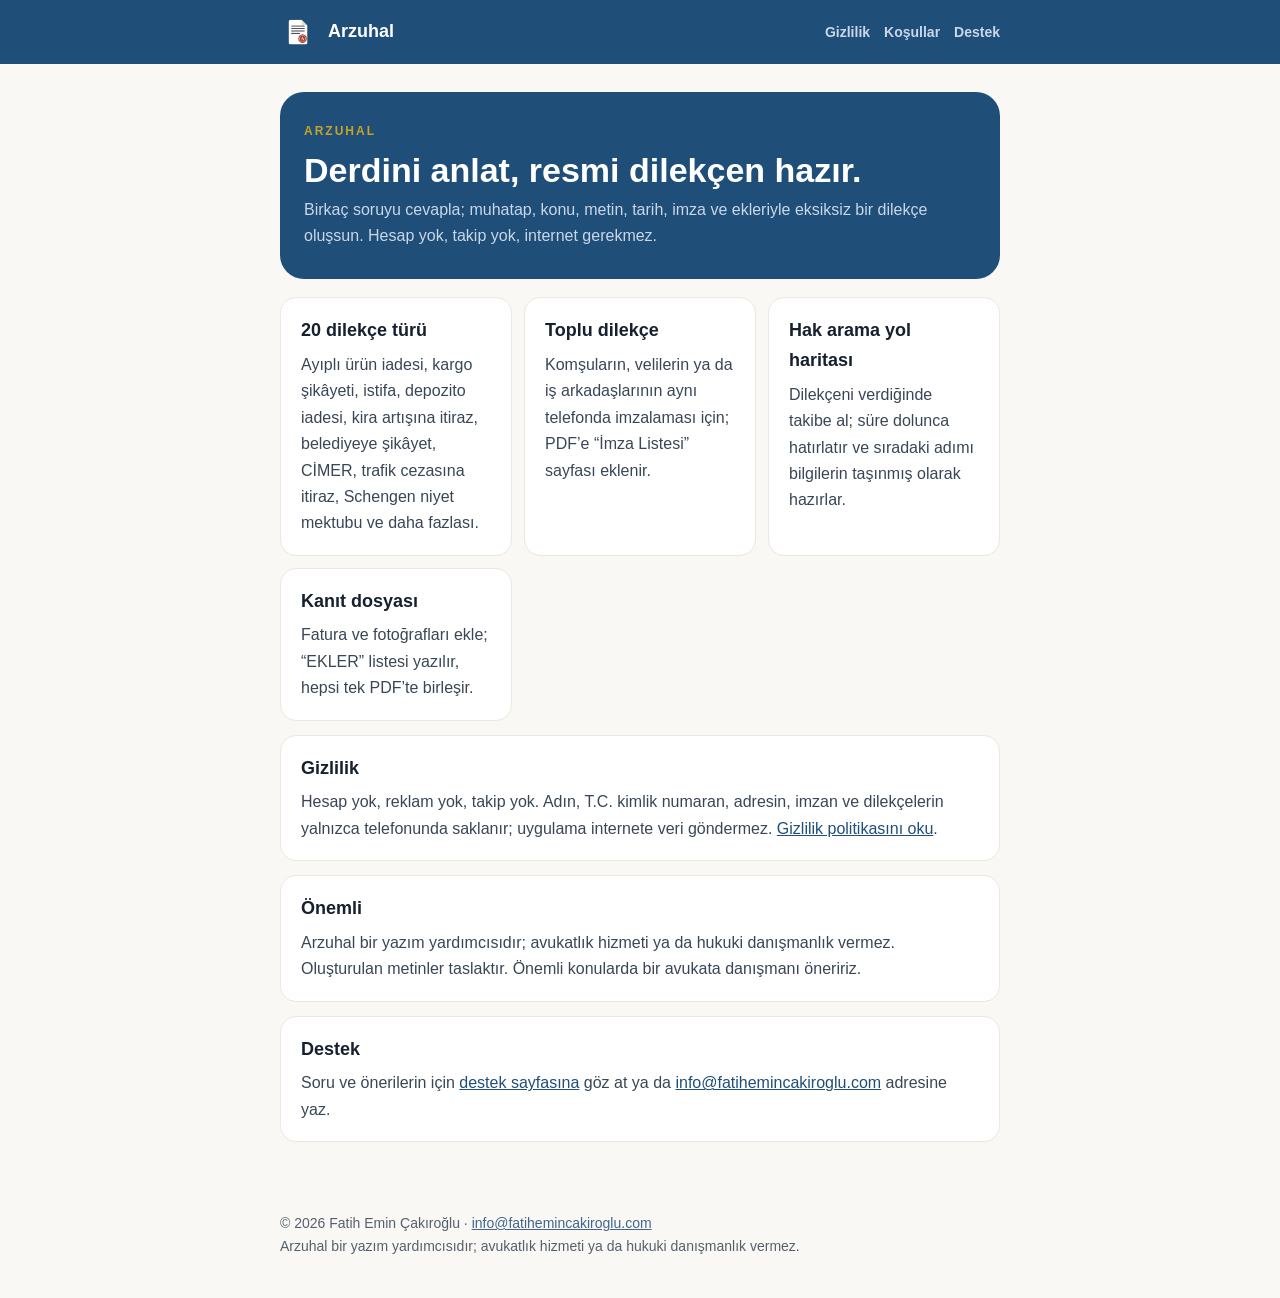
<file: site/index.html>
<!DOCTYPE html>
<html lang="tr">
<head>
<meta charset="utf-8">
<meta name="viewport" content="width=device-width, initial-scale=1">
<title>Arzuhal: Dilekçe Yaz – Cebindeki arzuhalci</title>
<meta name="description" content="Arzuhal: Dilekçe Yaz, resmi dilekçeni dakikalar içinde hazırlayan iOS uygulaması.">
<link rel="icon" href="icon.png">
<link rel="stylesheet" href="style.css">
</head>
<body>
<header class="site"><div class="in"><img src="icon.png" alt=""><a class="brand" href="./">Arzuhal</a><nav><a href="gizlilik/">Gizlilik</a><a href="kosullar/">Koşullar</a><a href="destek/">Destek</a></nav></div></header>
<main>

<div class="hero">
  <div class="tag">ARZUHAL</div>
  <h1>Derdini anlat, resmi dilekçen hazır.</h1>
  <p>Birkaç soruyu cevapla; muhatap, konu, metin, tarih, imza ve ekleriyle eksiksiz bir dilekçe oluşsun. Hesap yok, takip yok, internet gerekmez.</p>
</div>
<div class="grid">
  <section><h2>20 dilekçe türü</h2><p>Ayıplı ürün iadesi, kargo şikâyeti, istifa, depozito iadesi, kira artışına itiraz, belediyeye şikâyet, CİMER, trafik cezasına itiraz, Schengen niyet mektubu ve daha fazlası.</p></section>
  <section><h2>Toplu dilekçe</h2><p>Komşuların, velilerin ya da iş arkadaşlarının aynı telefonda imzalaması için; PDF’e “İmza Listesi” sayfası eklenir.</p></section>
  <section><h2>Hak arama yol haritası</h2><p>Dilekçeni verdiğinde takibe al; süre dolunca hatırlatır ve sıradaki adımı bilgilerin taşınmış olarak hazırlar.</p></section>
  <section><h2>Kanıt dosyası</h2><p>Fatura ve fotoğrafları ekle; “EKLER” listesi yazılır, hepsi tek PDF’te birleşir.</p></section>
</div>
<section><h2>Gizlilik</h2><p>Hesap yok, reklam yok, takip yok. Adın, T.C. kimlik numaran, adresin, imzan ve dilekçelerin yalnızca telefonunda saklanır; uygulama internete veri göndermez. <a href="gizlilik/">Gizlilik politikasını oku</a>.</p></section>
<section><h2>Önemli</h2><p>Arzuhal bir yazım yardımcısıdır; avukatlık hizmeti ya da hukuki danışmanlık vermez. Oluşturulan metinler taslaktır. Önemli konularda bir avukata danışmanı öneririz.</p></section>
<section><h2>Destek</h2><p>Soru ve önerilerin için <a href="destek/">destek sayfasına</a> göz at ya da <a href="mailto:info@fatihemincakiroglu.com">info@fatihemincakiroglu.com</a> adresine yaz.</p></section>

</main>
<footer>© 2026 Fatih Emin Çakıroğlu · <a href="mailto:info@fatihemincakiroglu.com">info@fatihemincakiroglu.com</a><br>Arzuhal bir yazım yardımcısıdır; avukatlık hizmeti ya da hukuki danışmanlık vermez.</footer>
</body>
</html>
</file>
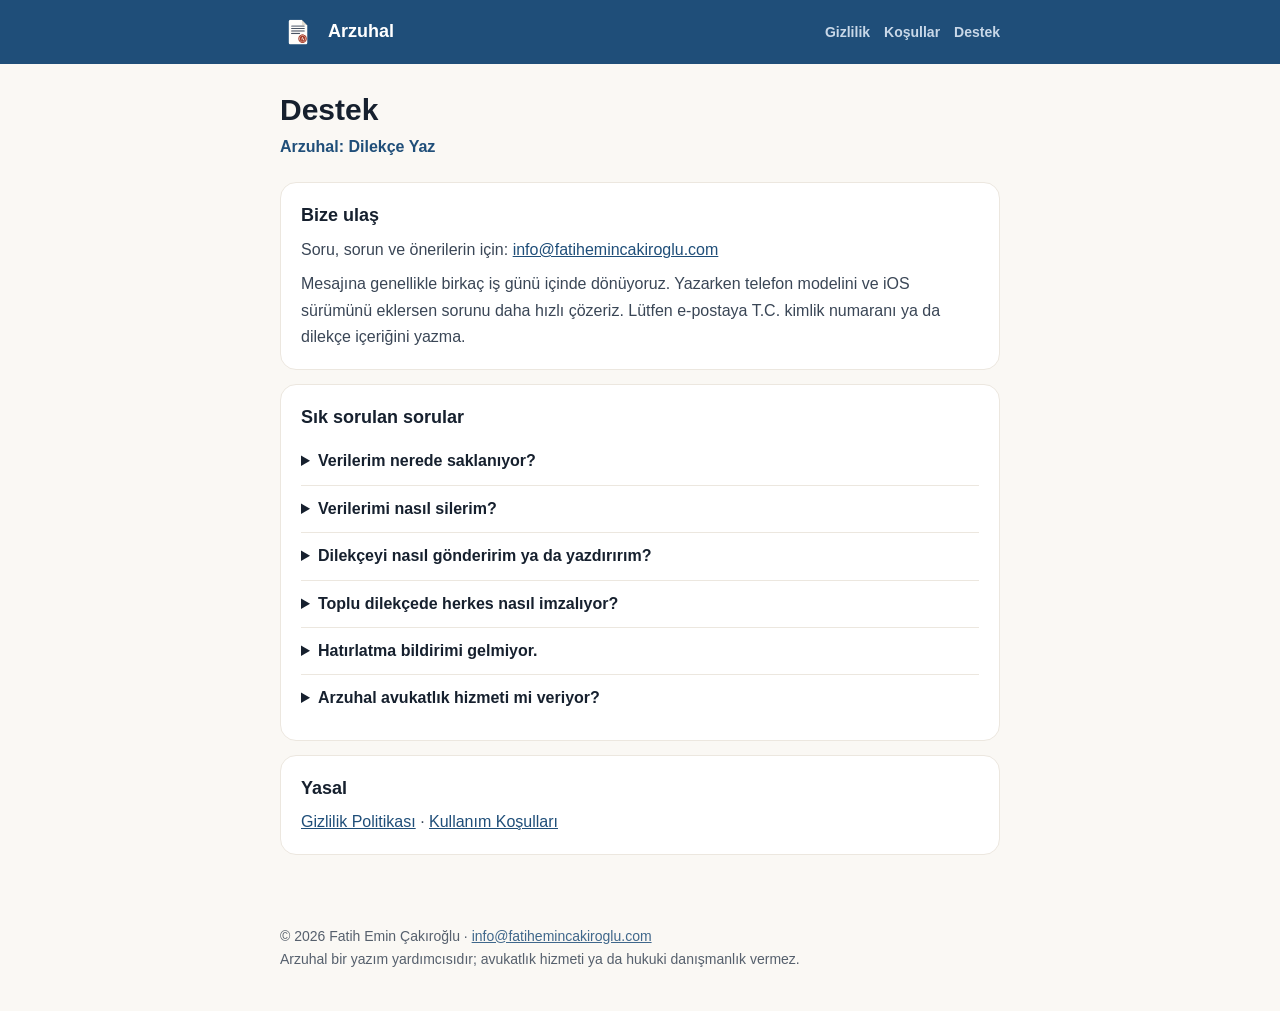
<file: site/destek/index.html>
<!DOCTYPE html>
<html lang="tr">
<head>
<meta charset="utf-8">
<meta name="viewport" content="width=device-width, initial-scale=1">
<title>Destek – Arzuhal</title>
<meta name="description" content="Arzuhal destek sayfası: sık sorulan sorular ve iletişim.">
<link rel="icon" href="../icon.png">
<link rel="stylesheet" href="../style.css">
</head>
<body>
<header class="site"><div class="in"><img src="../icon.png" alt=""><a class="brand" href="../">Arzuhal</a><nav><a href="../gizlilik/">Gizlilik</a><a href="../kosullar/">Koşullar</a><a href="../destek/">Destek</a></nav></div></header>
<main>

<h1>Destek</h1>
<p class="sub">Arzuhal: Dilekçe Yaz</p>
<section><h2>Bize ulaş</h2><p>Soru, sorun ve önerilerin için: <a href="mailto:info@fatihemincakiroglu.com?subject=Arzuhal">info@fatihemincakiroglu.com</a></p><p>Mesajına genellikle birkaç iş günü içinde dönüyoruz. Yazarken telefon modelini ve iOS sürümünü eklersen sorunu daha hızlı çözeriz. Lütfen e-postaya T.C. kimlik numaranı ya da dilekçe içeriğini yazma.</p></section>
<section><h2>Sık sorulan sorular</h2>
<details><summary>Verilerim nerede saklanıyor?</summary><p>Yalnızca telefonunda. Uygulama internete veri göndermez, hesap gerektirmez.</p></details>
<details><summary>Verilerimi nasıl silerim?</summary><p>Bilgilerim sekmesinde “Tüm verileri sil”e dokun. Uygulamayı kaldırmak da tüm verileri siler. Telefonu değiştirirsen veriler yeni telefona otomatik taşınmaz; önemli dilekçelerin PDF’ini kaydetmeni öneririz.</p></details>
<details><summary>Dilekçeyi nasıl gönderirim ya da yazdırırım?</summary><p>Dilekçe ekranında “PDF olarak kaydet / gönder” ile PDF oluşturup paylaşabilir ya da yazdırabilirsin. Metni kopyalayıp e-Devlet veya CİMER formlarına da yapıştırabilirsin.</p></details>
<details><summary>Toplu dilekçede herkes nasıl imzalıyor?</summary><p>Dilekçe ekranında “Toplu dilekçe” bölümünden “Yeni kişi imzalasın”a dokun; kişi adını yazıp parmağıyla imzalar. İmzalar PDF’e “İmza Listesi” sayfası olarak eklenir.</p></details>
<details><summary>Hatırlatma bildirimi gelmiyor.</summary><p>Ayarlar → Bildirimler → Arzuhal’den izni aç. Uygulamada Bilgilerim → “Takip hatırlatmaları” açık olmalı. Hatırlatma yalnızca dilekçeyi “verdim” olarak işaretlediğinde kurulur.</p></details>
<details><summary>Arzuhal avukatlık hizmeti mi veriyor?</summary><p>Hayır. Arzuhal bir yazım yardımcısıdır; metinler taslaktır. Önemli hukuki konularda bir avukata danışmanı öneririz.</p></details>
</section>
<section><h2>Yasal</h2><p><a href="../gizlilik/">Gizlilik Politikası</a> · <a href="../kosullar/">Kullanım Koşulları</a></p></section>

</main>
<footer>© 2026 Fatih Emin Çakıroğlu · <a href="mailto:info@fatihemincakiroglu.com">info@fatihemincakiroglu.com</a><br>Arzuhal bir yazım yardımcısıdır; avukatlık hizmeti ya da hukuki danışmanlık vermez.</footer>
</body>
</html>
</file>
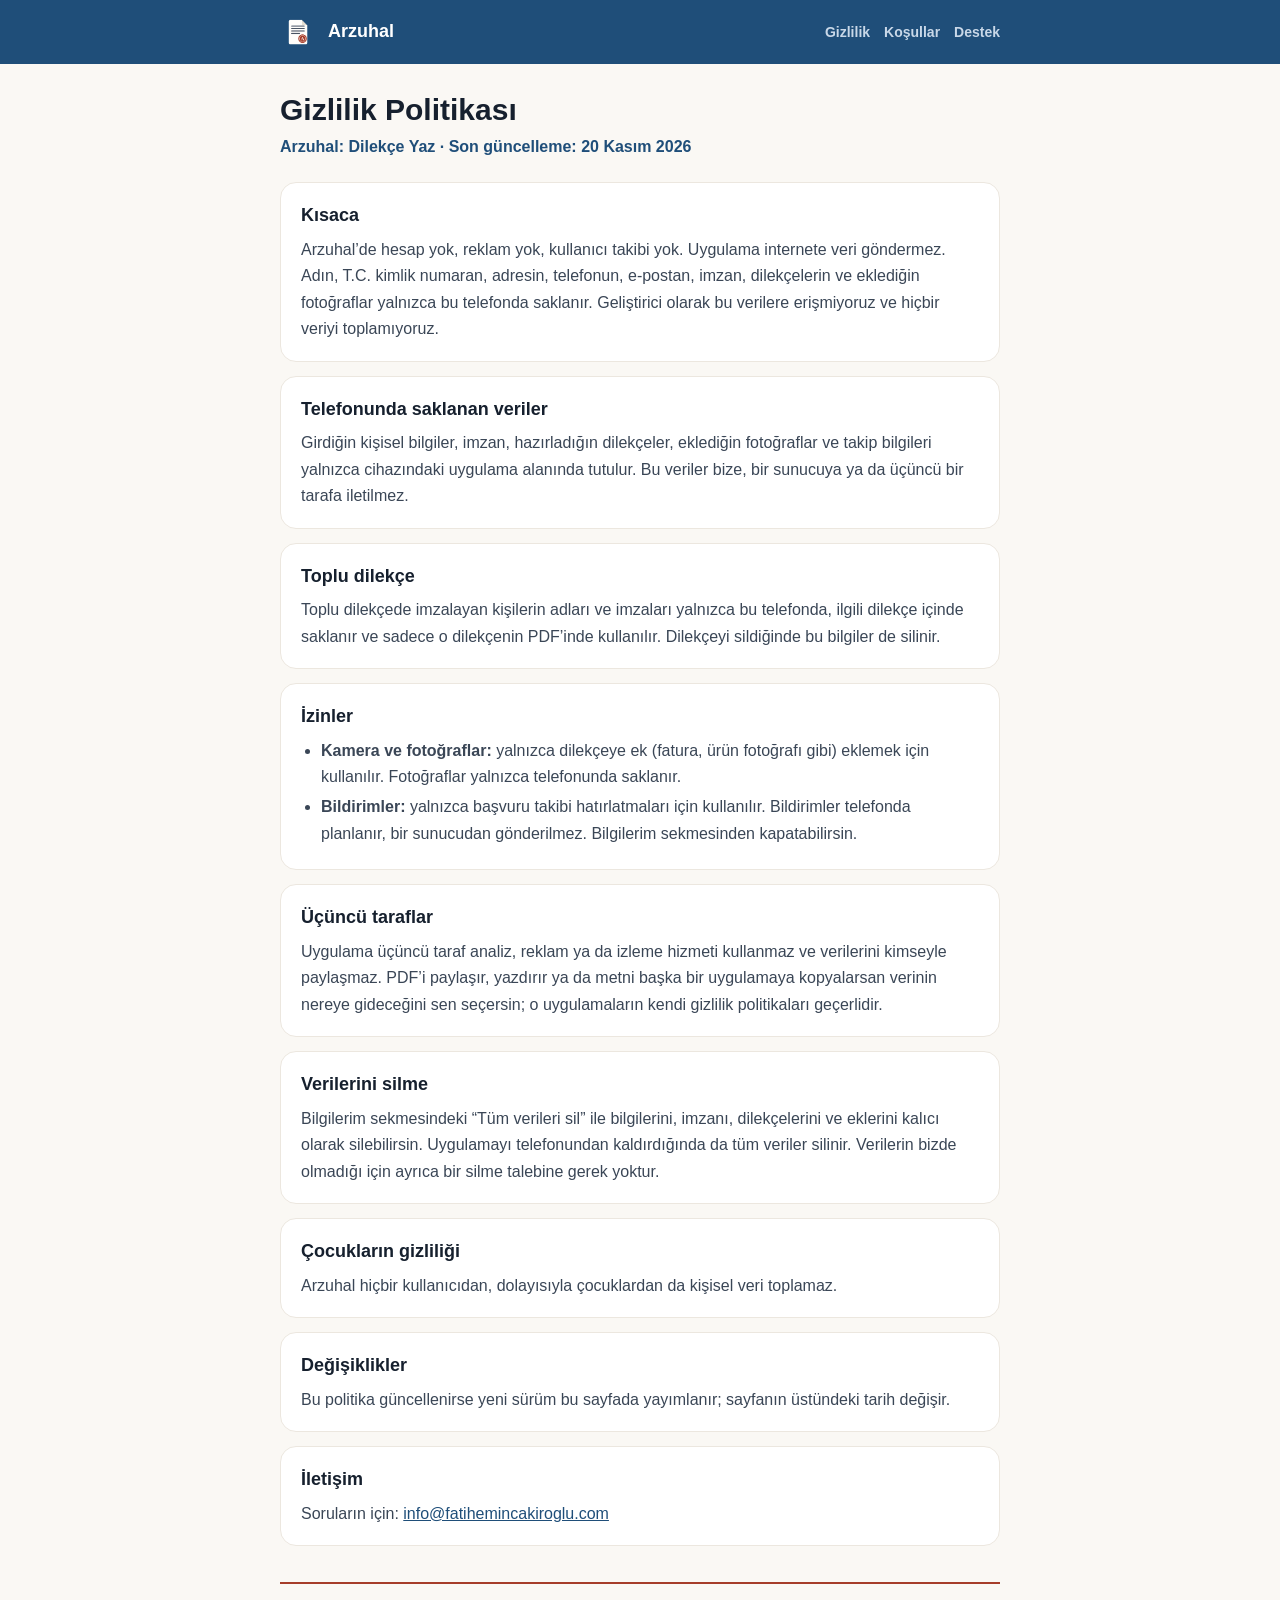
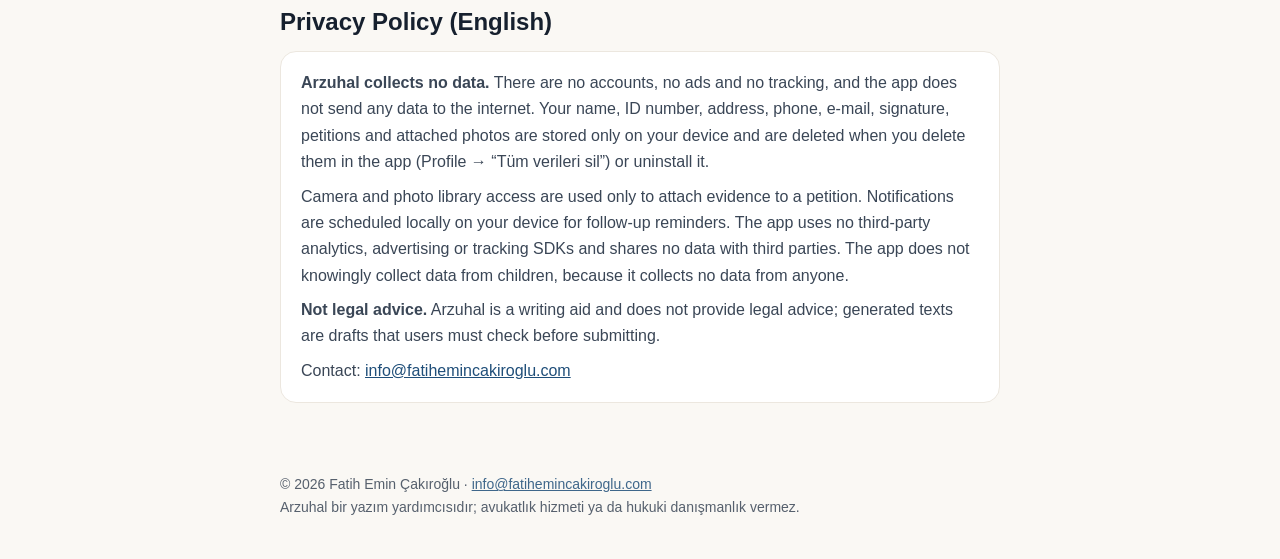
<file: site/gizlilik/index.html>
<!DOCTYPE html>
<html lang="tr">
<head>
<meta charset="utf-8">
<meta name="viewport" content="width=device-width, initial-scale=1">
<title>Gizlilik Politikası – Arzuhal</title>
<meta name="description" content="Arzuhal gizlilik politikası: hesap yok, takip yok, veriler yalnızca telefonunda.">
<link rel="icon" href="../icon.png">
<link rel="stylesheet" href="../style.css">
</head>
<body>
<header class="site"><div class="in"><img src="../icon.png" alt=""><a class="brand" href="../">Arzuhal</a><nav><a href="../gizlilik/">Gizlilik</a><a href="../kosullar/">Koşullar</a><a href="../destek/">Destek</a></nav></div></header>
<main>

<h1>Gizlilik Politikası</h1>
<p class="sub">Arzuhal: Dilekçe Yaz · Son güncelleme: 20 Kasım 2026</p>
<section><h2>Kısaca</h2><p>Arzuhal’de hesap yok, reklam yok, kullanıcı takibi yok. Uygulama internete veri göndermez. Adın, T.C. kimlik numaran, adresin, telefonun, e-postan, imzan, dilekçelerin ve eklediğin fotoğraflar yalnızca bu telefonda saklanır. Geliştirici olarak bu verilere erişmiyoruz ve hiçbir veriyi toplamıyoruz.</p></section>
<section><h2>Telefonunda saklanan veriler</h2><p>Girdiğin kişisel bilgiler, imzan, hazırladığın dilekçeler, eklediğin fotoğraflar ve takip bilgileri yalnızca cihazındaki uygulama alanında tutulur. Bu veriler bize, bir sunucuya ya da üçüncü bir tarafa iletilmez.</p></section>
<section><h2>Toplu dilekçe</h2><p>Toplu dilekçede imzalayan kişilerin adları ve imzaları yalnızca bu telefonda, ilgili dilekçe içinde saklanır ve sadece o dilekçenin PDF’inde kullanılır. Dilekçeyi sildiğinde bu bilgiler de silinir.</p></section>
<section><h2>İzinler</h2><ul>
<li><b>Kamera ve fotoğraflar:</b> yalnızca dilekçeye ek (fatura, ürün fotoğrafı gibi) eklemek için kullanılır. Fotoğraflar yalnızca telefonunda saklanır.</li>
<li><b>Bildirimler:</b> yalnızca başvuru takibi hatırlatmaları için kullanılır. Bildirimler telefonda planlanır, bir sunucudan gönderilmez. Bilgilerim sekmesinden kapatabilirsin.</li></ul></section>
<section><h2>Üçüncü taraflar</h2><p>Uygulama üçüncü taraf analiz, reklam ya da izleme hizmeti kullanmaz ve verilerini kimseyle paylaşmaz. PDF’i paylaşır, yazdırır ya da metni başka bir uygulamaya kopyalarsan verinin nereye gideceğini sen seçersin; o uygulamaların kendi gizlilik politikaları geçerlidir.</p></section>
<section><h2>Verilerini silme</h2><p>Bilgilerim sekmesindeki “Tüm verileri sil” ile bilgilerini, imzanı, dilekçelerini ve eklerini kalıcı olarak silebilirsin. Uygulamayı telefonundan kaldırdığında da tüm veriler silinir. Verilerin bizde olmadığı için ayrıca bir silme talebine gerek yoktur.</p></section>
<section><h2>Çocukların gizliliği</h2><p>Arzuhal hiçbir kullanıcıdan, dolayısıyla çocuklardan da kişisel veri toplamaz.</p></section>
<section><h2>Değişiklikler</h2><p>Bu politika güncellenirse yeni sürüm bu sayfada yayımlanır; sayfanın üstündeki tarih değişir.</p></section>
<section><h2>İletişim</h2><p>Soruların için: <a href="mailto:info@fatihemincakiroglu.com">info@fatihemincakiroglu.com</a></p></section>

<div class="lang" lang="en">
<h1 style="font-size:24px;margin-top:18px">Privacy Policy (English)</h1>
<section><p><b>Arzuhal collects no data.</b> There are no accounts, no ads and no tracking, and the app does not send any data to the internet. Your name, ID number, address, phone, e-mail, signature, petitions and attached photos are stored only on your device and are deleted when you delete them in the app (Profile → “Tüm verileri sil”) or uninstall it.</p>
<p>Camera and photo library access are used only to attach evidence to a petition. Notifications are scheduled locally on your device for follow-up reminders. The app uses no third-party analytics, advertising or tracking SDKs and shares no data with third parties. The app does not knowingly collect data from children, because it collects no data from anyone.</p>
<p><b>Not legal advice.</b> Arzuhal is a writing aid and does not provide legal advice; generated texts are drafts that users must check before submitting.</p>
<p>Contact: <a href="mailto:info@fatihemincakiroglu.com">info@fatihemincakiroglu.com</a></p></section>
</div>

</main>
<footer>© 2026 Fatih Emin Çakıroğlu · <a href="mailto:info@fatihemincakiroglu.com">info@fatihemincakiroglu.com</a><br>Arzuhal bir yazım yardımcısıdır; avukatlık hizmeti ya da hukuki danışmanlık vermez.</footer>
</body>
</html>
</file>
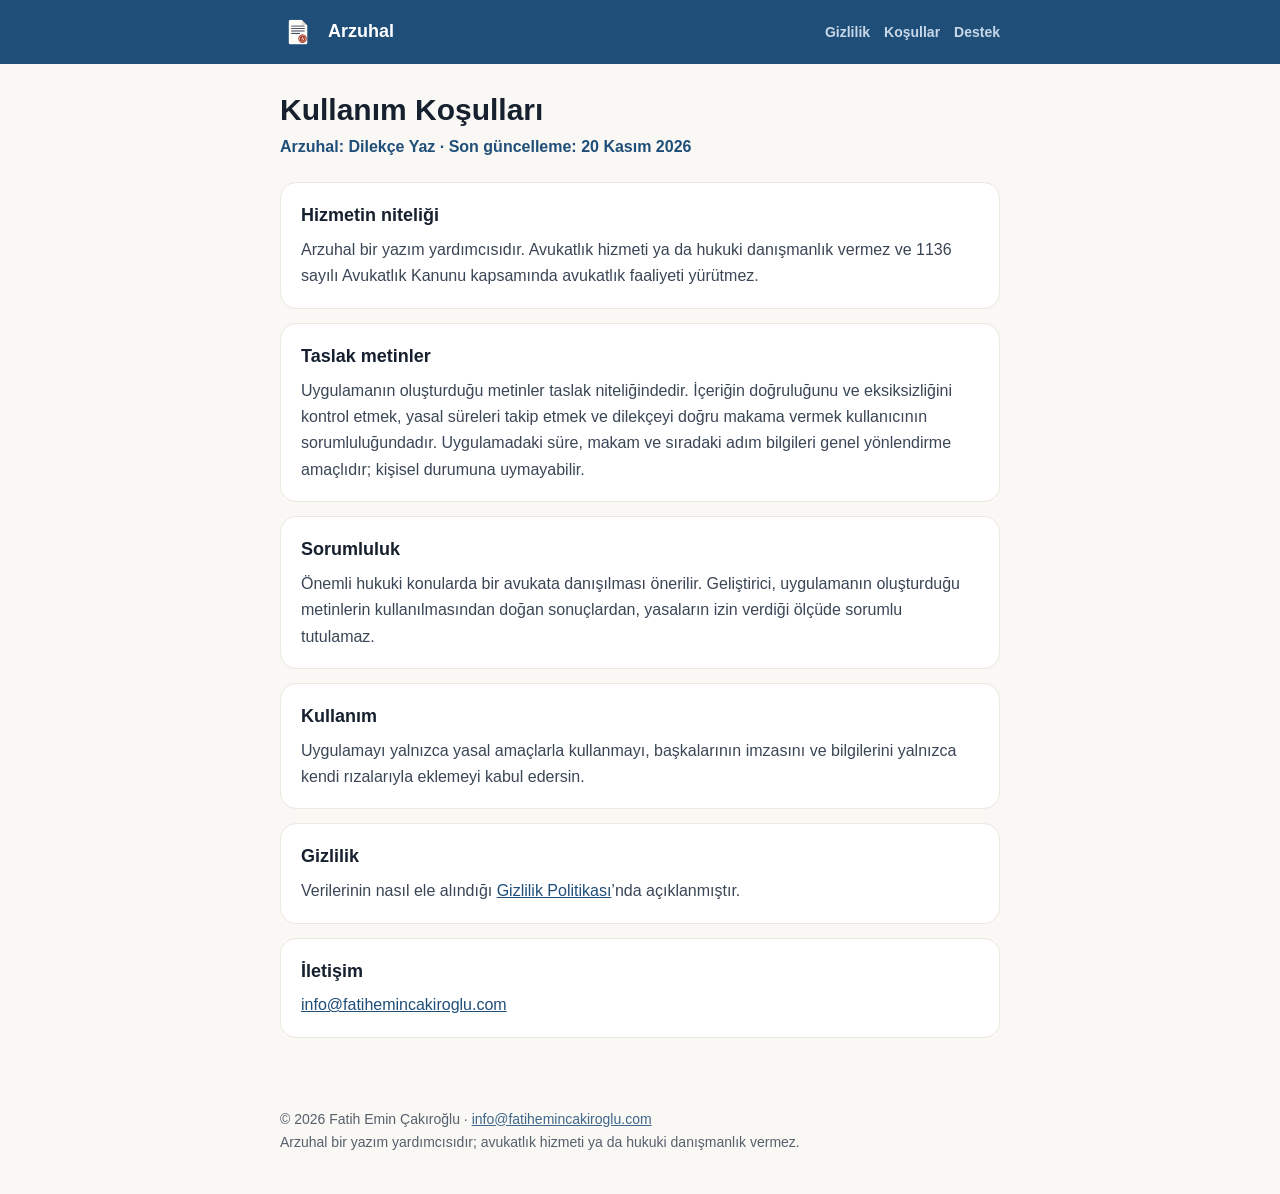
<file: site/kosullar/index.html>
<!DOCTYPE html>
<html lang="tr">
<head>
<meta charset="utf-8">
<meta name="viewport" content="width=device-width, initial-scale=1">
<title>Kullanım Koşulları – Arzuhal</title>
<meta name="description" content="Arzuhal kullanım koşulları.">
<link rel="icon" href="../icon.png">
<link rel="stylesheet" href="../style.css">
</head>
<body>
<header class="site"><div class="in"><img src="../icon.png" alt=""><a class="brand" href="../">Arzuhal</a><nav><a href="../gizlilik/">Gizlilik</a><a href="../kosullar/">Koşullar</a><a href="../destek/">Destek</a></nav></div></header>
<main>

<h1>Kullanım Koşulları</h1>
<p class="sub">Arzuhal: Dilekçe Yaz · Son güncelleme: 20 Kasım 2026</p>
<section><h2>Hizmetin niteliği</h2><p>Arzuhal bir yazım yardımcısıdır. Avukatlık hizmeti ya da hukuki danışmanlık vermez ve 1136 sayılı Avukatlık Kanunu kapsamında avukatlık faaliyeti yürütmez.</p></section>
<section><h2>Taslak metinler</h2><p>Uygulamanın oluşturduğu metinler taslak niteliğindedir. İçeriğin doğruluğunu ve eksiksizliğini kontrol etmek, yasal süreleri takip etmek ve dilekçeyi doğru makama vermek kullanıcının sorumluluğundadır. Uygulamadaki süre, makam ve sıradaki adım bilgileri genel yönlendirme amaçlıdır; kişisel durumuna uymayabilir.</p></section>
<section><h2>Sorumluluk</h2><p>Önemli hukuki konularda bir avukata danışılması önerilir. Geliştirici, uygulamanın oluşturduğu metinlerin kullanılmasından doğan sonuçlardan, yasaların izin verdiği ölçüde sorumlu tutulamaz.</p></section>
<section><h2>Kullanım</h2><p>Uygulamayı yalnızca yasal amaçlarla kullanmayı, başkalarının imzasını ve bilgilerini yalnızca kendi rızalarıyla eklemeyi kabul edersin.</p></section>
<section><h2>Gizlilik</h2><p>Verilerinin nasıl ele alındığı <a href="../gizlilik/">Gizlilik Politikası</a>’nda açıklanmıştır.</p></section>
<section><h2>İletişim</h2><p><a href="mailto:info@fatihemincakiroglu.com">info@fatihemincakiroglu.com</a></p></section>

</main>
<footer>© 2026 Fatih Emin Çakıroğlu · <a href="mailto:info@fatihemincakiroglu.com">info@fatihemincakiroglu.com</a><br>Arzuhal bir yazım yardımcısıdır; avukatlık hizmeti ya da hukuki danışmanlık vermez.</footer>
</body>
</html>
</file>
<file: site/style.css>
:root{--bg:#FAF8F4;--card:#FFFFFF;--text:#16202E;--body:#3A4656;--border:#ECE7DF;--accent:#1F4E79;--seal:#A63D2A;--hero:#1F4E79;--onhero:#FFFFFF}
@media (prefers-color-scheme:dark){:root{--bg:#12171E;--card:#1A212B;--text:#EEF2F7;--body:#B9C4D2;--border:#2A3340;--accent:#7FB0E0;--seal:#E27D69;--hero:#163A5C}}
*{box-sizing:border-box}
body{margin:0;background:var(--bg);color:var(--body);font:16px/1.65 -apple-system,"Segoe UI",Roboto,Helvetica,Arial,sans-serif}
a{color:var(--accent)}
header.site{background:var(--hero);color:var(--onhero)}
header.site .in{max-width:760px;margin:0 auto;padding:14px 20px;display:flex;align-items:center;gap:12px;flex-wrap:wrap}
header.site img{width:36px;height:36px;border-radius:9px}
header.site a.brand{color:var(--onhero);text-decoration:none;font-weight:800;font-size:18px;margin-right:auto}
header.site nav a{color:#C9D8E8;text-decoration:none;margin-left:14px;font-size:14px;font-weight:600}
header.site nav a:hover{color:#fff}
main{max-width:760px;margin:0 auto;padding:28px 20px 56px}
h1{color:var(--text);font-size:30px;line-height:1.2;margin:0 0 6px}
.sub{color:var(--accent);font-weight:600;margin:0 0 22px}
section{background:var(--card);border:1px solid var(--border);border-radius:16px;padding:18px 20px;margin:14px 0}
h2{color:var(--text);font-size:18px;margin:0 0 6px}
p{margin:0 0 8px}p:last-child{margin-bottom:0}
ul{margin:6px 0 0;padding-left:20px}li{margin:4px 0}
.hero{background:var(--hero);color:var(--onhero);border-radius:24px;padding:30px 24px;margin:0 0 18px}
.hero h1{color:#fff;font-size:34px}.hero p{color:#C9D8E8;margin:0}
.hero .tag{color:#C9A227;font-weight:700;letter-spacing:2px;font-size:12px;margin-bottom:8px}
.grid{display:grid;grid-template-columns:repeat(auto-fit,minmax(220px,1fr));gap:12px;margin:14px 0}
.grid section{margin:0}
.lang{margin-top:36px;padding-top:6px;border-top:2px solid var(--seal)}
footer{max-width:760px;margin:0 auto;padding:0 20px 40px;font-size:14px;opacity:.85}
details{border-top:1px solid var(--border);padding:10px 0}details:first-of-type{border-top:0}
summary{cursor:pointer;color:var(--text);font-weight:700}
details p{margin-top:8px}
</file>
